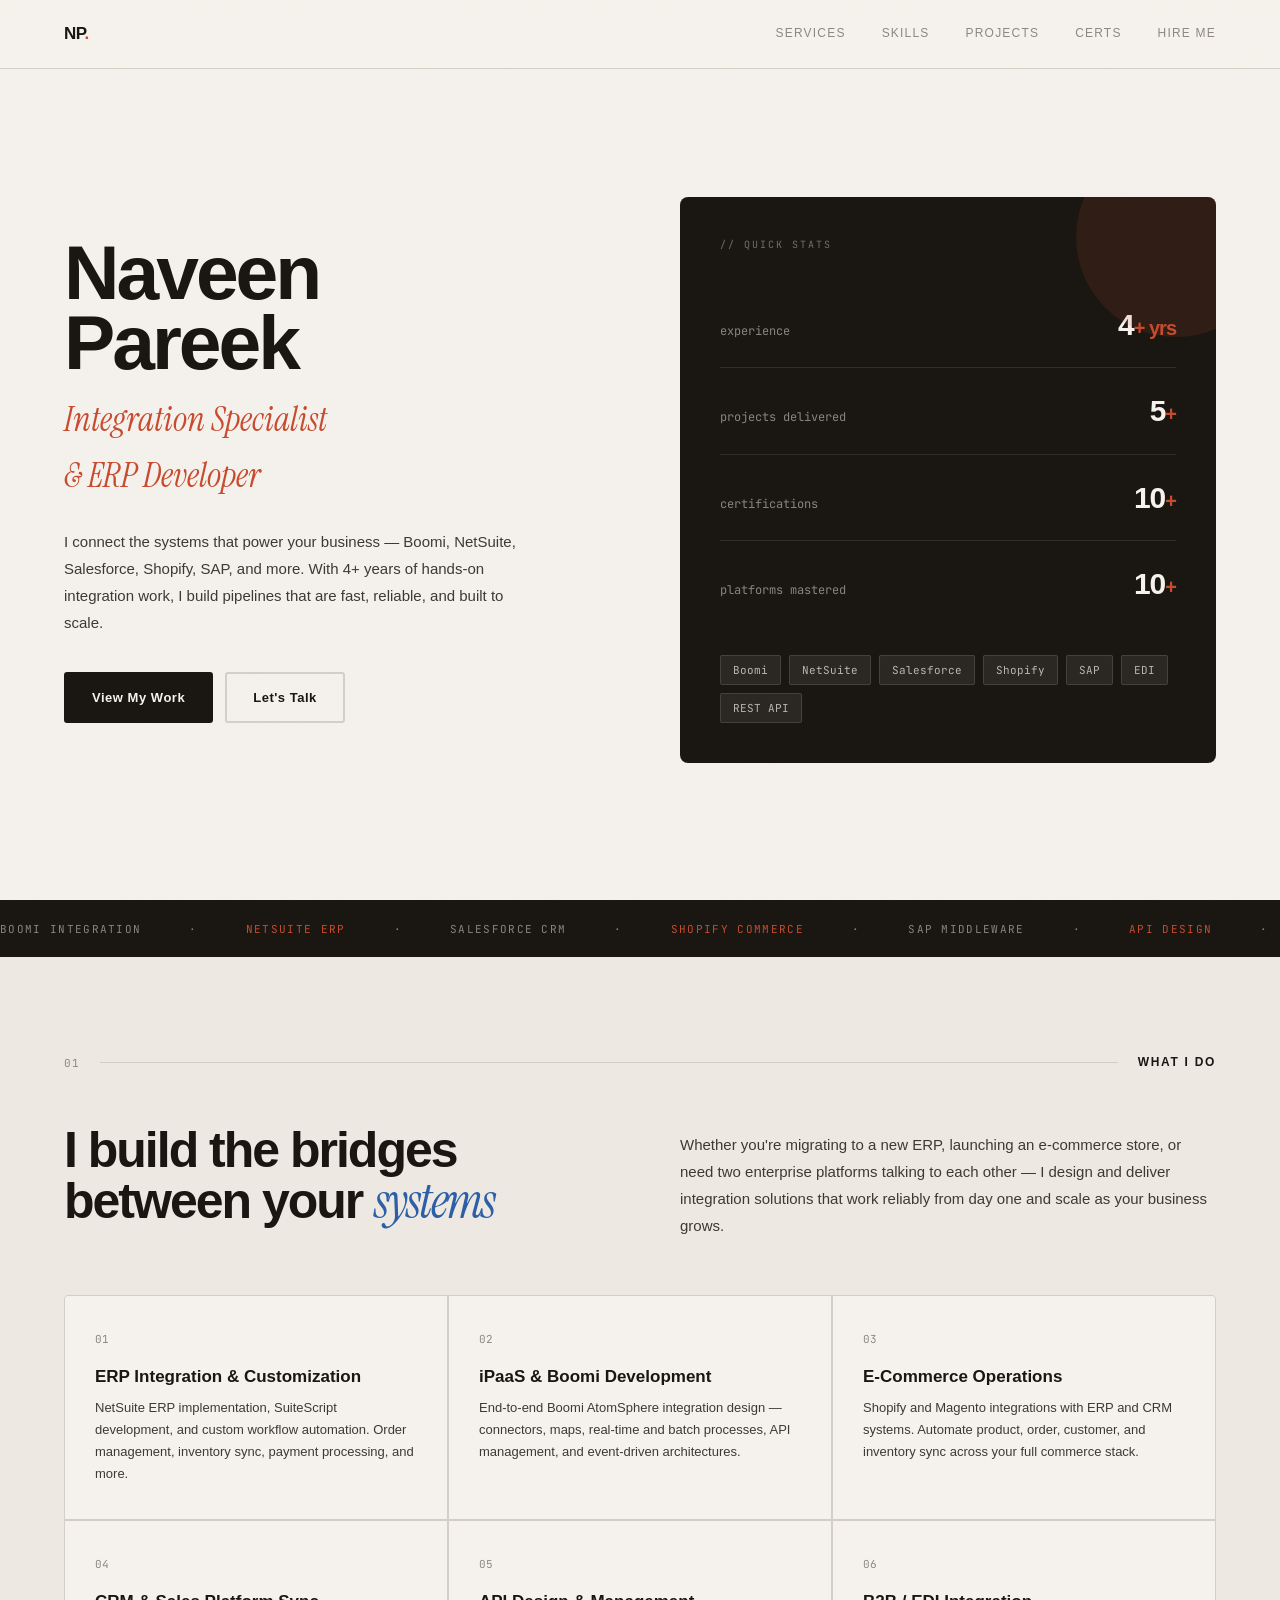
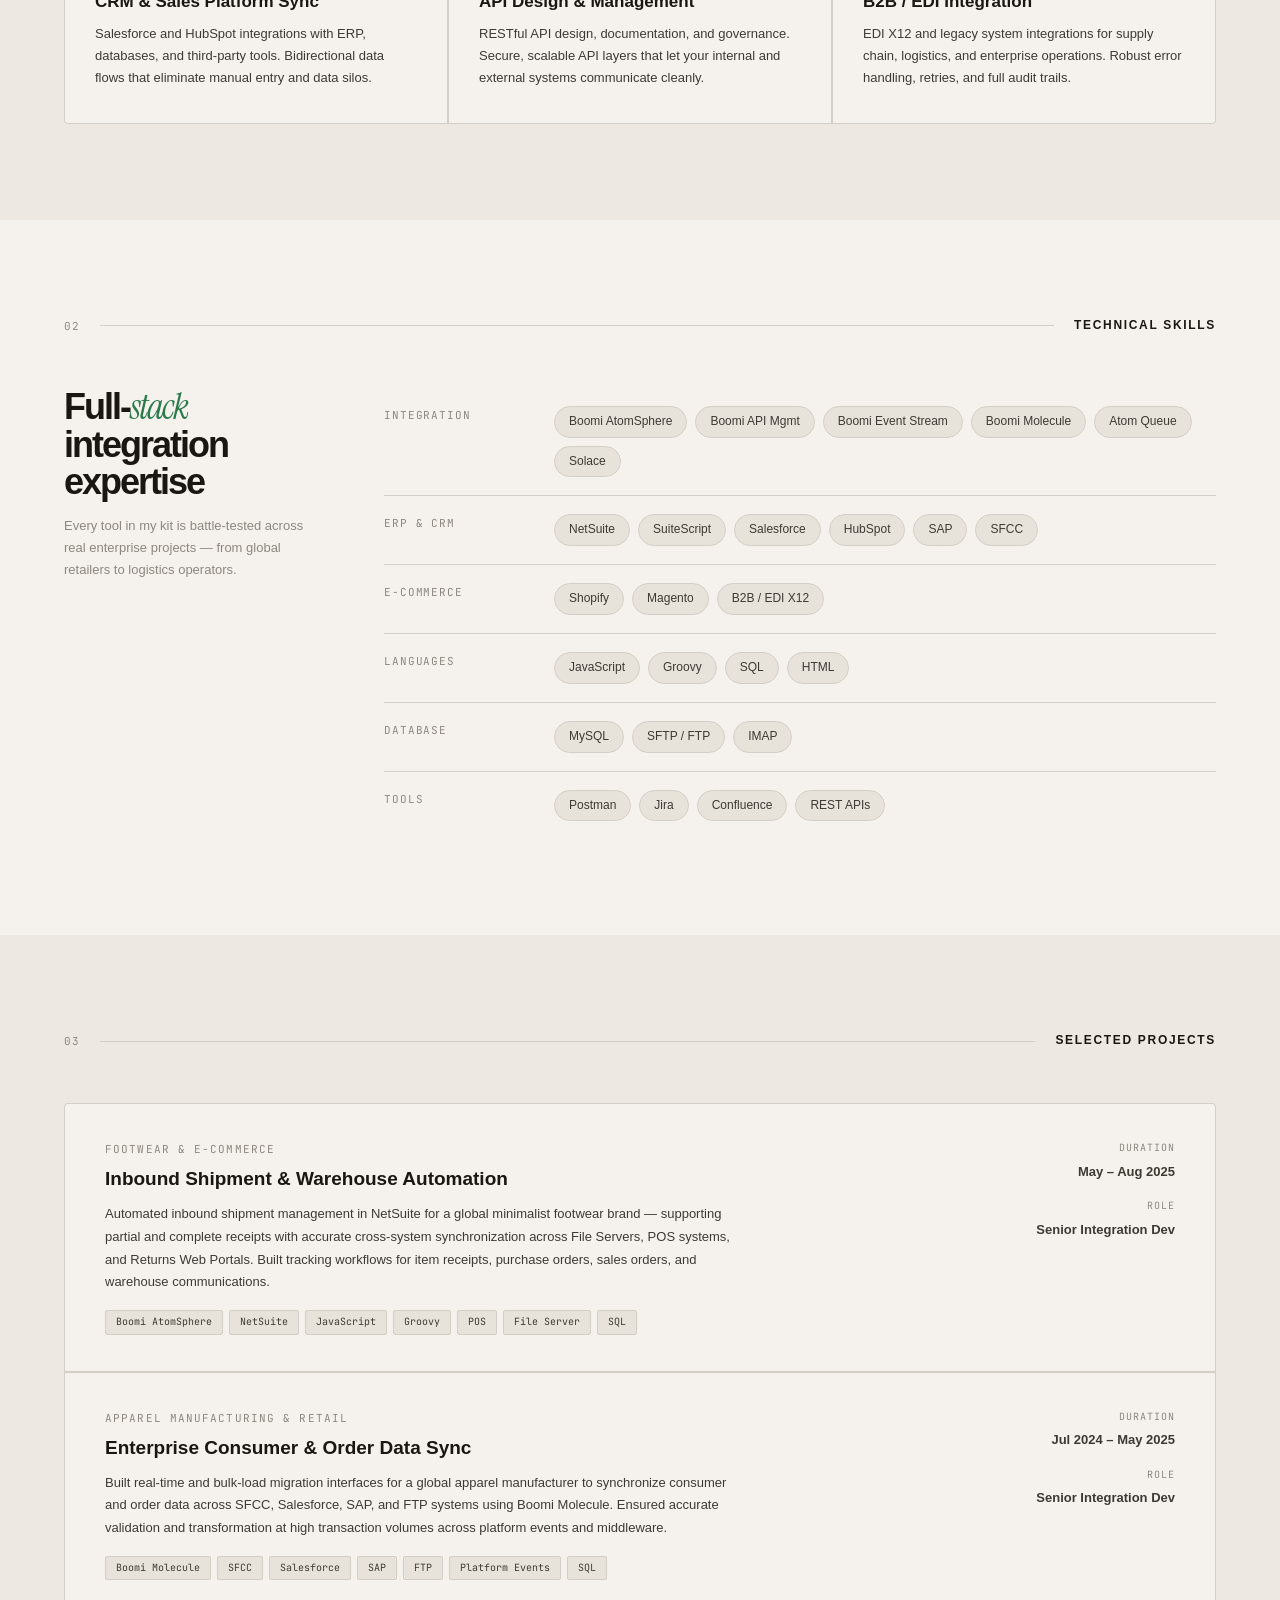
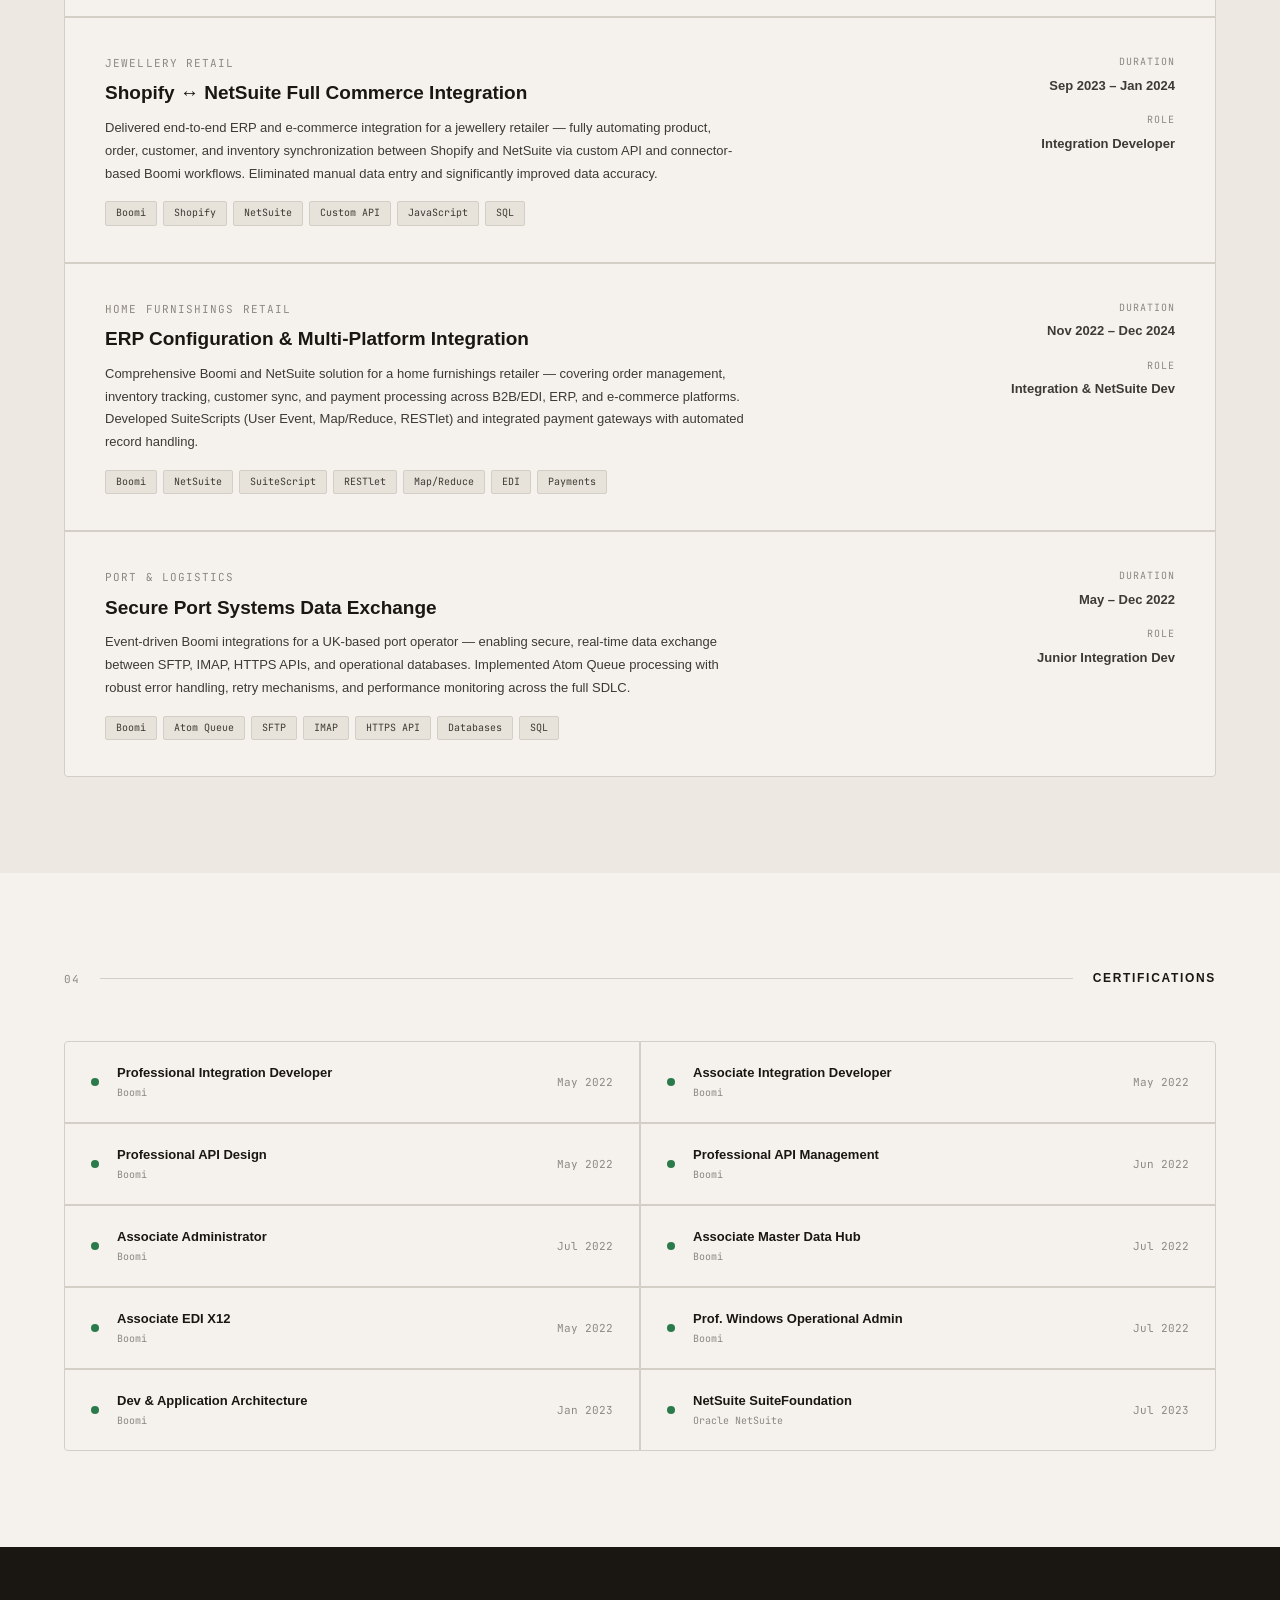
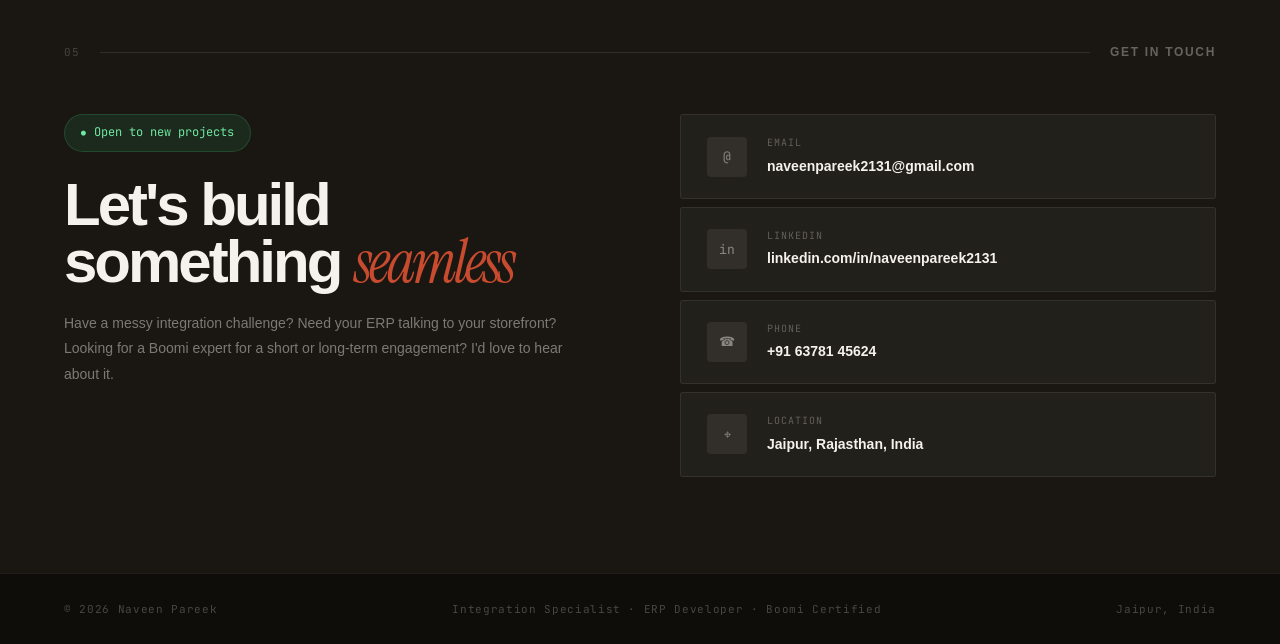
<file: index.html>
<!DOCTYPE html>
<html lang="en">
<head>
<meta charset="UTF-8"/>
<meta name="viewport" content="width=device-width, initial-scale=1.0"/>
<title>Naveen Pareek — Integration Specialist & ERP Developer</title>
<link href="https://fonts.googleapis.com/css2?family=Cabinet+Grotesk:wght@400;500;700;800;900&family=Instrument+Serif:ital@0;1&family=JetBrains+Mono:wght@300;400;500&display=swap" rel="stylesheet"/>
<link rel="stylesheet" href="style.css"/>
</head>
<body>


<nav>
  <div class="nav-logo">NP<span>.</span></div>
  <div class="nav-links">
    <a href="#services">Services</a>
    <a href="#skills">Skills</a>
    <a href="#projects">Projects</a>
    <a href="#certifications">Certs</a>
    <a href="#contact">Hire Me</a>
  </div>
</nav>

<!-- HERO -->
<section style="position:relative;z-index:1;">
  <div class="hero-wrap">
    <div>
      <h1 class="hero-name">Naveen<br/>Pareek</h1>
      <div class="hero-title">Integration Specialist<br/>& ERP Developer</div>
      <p class="hero-desc">I connect the systems that power your business — Boomi, NetSuite, Salesforce, Shopify, SAP, and more. With 4+ years of hands-on integration work, I build pipelines that are fast, reliable, and built to scale.</p>
      <div class="hero-cta">
        <a href="#projects" class="btn btn-primary">View My Work</a>
        <a href="#contact" class="btn btn-ghost">Let's Talk</a>
      </div>
    </div>
    <div class="hero-right">
      <div class="hero-panel">
        <div class="panel-label">// quick stats</div>
        <div class="stats-list">
          <div class="stat-row"><div class="stat-label-p">experience</div><div class="stat-val">4<span>+ yrs</span></div></div>
          <div class="stat-row"><div class="stat-label-p">projects delivered</div><div class="stat-val">5<span>+</span></div></div>
          <div class="stat-row"><div class="stat-label-p">certifications</div><div class="stat-val">10<span>+</span></div></div>
          <div class="stat-row"><div class="stat-label-p">platforms mastered</div><div class="stat-val">10<span>+</span></div></div>
        </div>
        <div class="panel-tags">
          <span class="panel-tag">Boomi</span><span class="panel-tag">NetSuite</span><span class="panel-tag">Salesforce</span><span class="panel-tag">Shopify</span><span class="panel-tag">SAP</span><span class="panel-tag">EDI</span><span class="panel-tag">REST API</span>
        </div>
      </div>
    </div>
  </div>
</section>

<!-- MARQUEE -->
<div class="marquee-strip">
  <div class="marquee-inner">
    <span>Boomi Integration</span> · <span class="hi">NetSuite ERP</span> · <span>Salesforce CRM</span> · <span class="hi">Shopify Commerce</span> · <span>SAP Middleware</span> · <span class="hi">API Design</span> · <span>EDI B2B</span> · <span class="hi">Real-Time Sync</span> · <span>Batch Processing</span> · <span class="hi">SuiteScript</span> · <span>Workflow Automation</span> · <span>Data Pipelines</span> ·
    <span>Boomi Integration</span> · <span class="hi">NetSuite ERP</span> · <span>Salesforce CRM</span> · <span class="hi">Shopify Commerce</span> · <span>SAP Middleware</span> · <span class="hi">API Design</span> · <span>EDI B2B</span> · <span class="hi">Real-Time Sync</span> · <span>Batch Processing</span> · <span class="hi">SuiteScript</span> · <span>Workflow Automation</span> · <span>Data Pipelines</span> ·
  </div>
</div>

<!-- SERVICES -->
<section id="services">
  <div class="section-wrap">
    <div class="section-header reveal">
      <span class="section-num">01</span>
      <div class="section-rule"></div>
      <span class="section-title">What I Do</span>
    </div>
    <div class="services-intro reveal">
      <h2 class="services-headline">I build the bridges between your <em>systems</em></h2>
      <p class="services-body">Whether you're migrating to a new ERP, launching an e-commerce store, or need two enterprise platforms talking to each other — I design and deliver integration solutions that work reliably from day one and scale as your business grows.</p>
    </div>
    <div class="services-grid reveal">
      <div class="service-item">
        <span class="service-num">01</span>
        <div class="service-title">ERP Integration & Customization</div>
        <div class="service-desc">NetSuite ERP implementation, SuiteScript development, and custom workflow automation. Order management, inventory sync, payment processing, and more.</div>
      </div>
      <div class="service-item">
        <span class="service-num">02</span>
        <div class="service-title">iPaaS & Boomi Development</div>
        <div class="service-desc">End-to-end Boomi AtomSphere integration design — connectors, maps, real-time and batch processes, API management, and event-driven architectures.</div>
      </div>
      <div class="service-item">
        <span class="service-num">03</span>
        <div class="service-title">E-Commerce Operations</div>
        <div class="service-desc">Shopify and Magento integrations with ERP and CRM systems. Automate product, order, customer, and inventory sync across your full commerce stack.</div>
      </div>
      <div class="service-item">
        <span class="service-num">04</span>
        <div class="service-title">CRM & Sales Platform Sync</div>
        <div class="service-desc">Salesforce and HubSpot integrations with ERP, databases, and third-party tools. Bidirectional data flows that eliminate manual entry and data silos.</div>
      </div>
      <div class="service-item">
        <span class="service-num">05</span>
        <div class="service-title">API Design & Management</div>
        <div class="service-desc">RESTful API design, documentation, and governance. Secure, scalable API layers that let your internal and external systems communicate cleanly.</div>
      </div>
      <div class="service-item">
        <span class="service-num">06</span>
        <div class="service-title">B2B / EDI Integration</div>
        <div class="service-desc">EDI X12 and legacy system integrations for supply chain, logistics, and enterprise operations. Robust error handling, retries, and full audit trails.</div>
      </div>
    </div>
  </div>
</section>

<!-- SKILLS -->
<section id="skills">
  <div class="section-wrap">
    <div class="section-header reveal">
      <span class="section-num">02</span>
      <div class="section-rule"></div>
      <span class="section-title">Technical Skills</span>
    </div>
    <div class="skills-layout">
      <div class="skills-sidebar reveal">
        <div class="skills-sidebar-title">Full-<em>stack</em><br/>integration expertise</div>
        <p>Every tool in my kit is battle-tested across real enterprise projects — from global retailers to logistics operators.</p>
      </div>
      <div class="reveal">
        <table class="skills-table">
          <tr><td class="skill-area">Integration</td><td><div class="skill-pills"><span class="pill">Boomi AtomSphere</span><span class="pill">Boomi API Mgmt</span><span class="pill">Boomi Event Stream</span><span class="pill">Boomi Molecule</span><span class="pill">Atom Queue</span><span class="pill">Solace</span></div></td></tr>
          <tr><td class="skill-area">ERP & CRM</td><td><div class="skill-pills"><span class="pill">NetSuite</span><span class="pill">SuiteScript</span><span class="pill">Salesforce</span><span class="pill">HubSpot</span><span class="pill">SAP</span><span class="pill">SFCC</span></div></td></tr>
          <tr><td class="skill-area">E-Commerce</td><td><div class="skill-pills"><span class="pill">Shopify</span><span class="pill">Magento</span><span class="pill">B2B / EDI X12</span></div></td></tr>
          <tr><td class="skill-area">Languages</td><td><div class="skill-pills"><span class="pill">JavaScript</span><span class="pill">Groovy</span><span class="pill">SQL</span><span class="pill">HTML</span></div></td></tr>
          <tr><td class="skill-area">Database</td><td><div class="skill-pills"><span class="pill">MySQL</span><span class="pill">SFTP / FTP</span><span class="pill">IMAP</span></div></td></tr>
          <tr><td class="skill-area">Tools</td><td><div class="skill-pills"><span class="pill">Postman</span><span class="pill">Jira</span><span class="pill">Confluence</span><span class="pill">REST APIs</span></div></td></tr>
        </table>
      </div>
    </div>
  </div>
</section>

<!-- PROJECTS -->
<section id="projects">
  <div class="section-wrap">
    <div class="section-header reveal">
      <span class="section-num">03</span>
      <div class="section-rule"></div>
      <span class="section-title">Selected Projects</span>
    </div>
    <div class="projects-list reveal">
      <div class="project-row">
        <div>
          <span class="project-sector">Footwear & E-Commerce</span>
          <div class="project-title">Inbound Shipment & Warehouse Automation</div>
          <div class="project-desc">Automated inbound shipment management in NetSuite for a global minimalist footwear brand — supporting partial and complete receipts with accurate cross-system synchronization across File Servers, POS systems, and Returns Web Portals. Built tracking workflows for item receipts, purchase orders, sales orders, and warehouse communications.</div>
          <div class="proj-pills"><span class="proj-pill">Boomi AtomSphere</span><span class="proj-pill">NetSuite</span><span class="proj-pill">JavaScript</span><span class="proj-pill">Groovy</span><span class="proj-pill">POS</span><span class="proj-pill">File Server</span><span class="proj-pill">SQL</span></div>
        </div>
        <div class="project-meta">
          <div class="project-meta-label">Duration</div><div class="project-meta-val">May – Aug 2025</div>
          <div class="project-meta-label" style="margin-top:16px">Role</div><div class="project-meta-val">Senior Integration Dev</div>
        </div>
      </div>
      <div class="project-row">
        <div>
          <span class="project-sector">Apparel Manufacturing & Retail</span>
          <div class="project-title">Enterprise Consumer & Order Data Sync</div>
          <div class="project-desc">Built real-time and bulk-load migration interfaces for a global apparel manufacturer to synchronize consumer and order data across SFCC, Salesforce, SAP, and FTP systems using Boomi Molecule. Ensured accurate validation and transformation at high transaction volumes across platform events and middleware.</div>
          <div class="proj-pills"><span class="proj-pill">Boomi Molecule</span><span class="proj-pill">SFCC</span><span class="proj-pill">Salesforce</span><span class="proj-pill">SAP</span><span class="proj-pill">FTP</span><span class="proj-pill">Platform Events</span><span class="proj-pill">SQL</span></div>
        </div>
        <div class="project-meta">
          <div class="project-meta-label">Duration</div><div class="project-meta-val">Jul 2024 – May 2025</div>
          <div class="project-meta-label" style="margin-top:16px">Role</div><div class="project-meta-val">Senior Integration Dev</div>
        </div>
      </div>
      <div class="project-row">
        <div>
          <span class="project-sector">Jewellery Retail</span>
          <div class="project-title">Shopify ↔ NetSuite Full Commerce Integration</div>
          <div class="project-desc">Delivered end-to-end ERP and e-commerce integration for a jewellery retailer — fully automating product, order, customer, and inventory synchronization between Shopify and NetSuite via custom API and connector-based Boomi workflows. Eliminated manual data entry and significantly improved data accuracy.</div>
          <div class="proj-pills"><span class="proj-pill">Boomi</span><span class="proj-pill">Shopify</span><span class="proj-pill">NetSuite</span><span class="proj-pill">Custom API</span><span class="proj-pill">JavaScript</span><span class="proj-pill">SQL</span></div>
        </div>
        <div class="project-meta">
          <div class="project-meta-label">Duration</div><div class="project-meta-val">Sep 2023 – Jan 2024</div>
          <div class="project-meta-label" style="margin-top:16px">Role</div><div class="project-meta-val">Integration Developer</div>
        </div>
      </div>
      <div class="project-row">
        <div>
          <span class="project-sector">Home Furnishings Retail</span>
          <div class="project-title">ERP Configuration & Multi-Platform Integration</div>
          <div class="project-desc">Comprehensive Boomi and NetSuite solution for a home furnishings retailer — covering order management, inventory tracking, customer sync, and payment processing across B2B/EDI, ERP, and e-commerce platforms. Developed SuiteScripts (User Event, Map/Reduce, RESTlet) and integrated payment gateways with automated record handling.</div>
          <div class="proj-pills"><span class="proj-pill">Boomi</span><span class="proj-pill">NetSuite</span><span class="proj-pill">SuiteScript</span><span class="proj-pill">RESTlet</span><span class="proj-pill">Map/Reduce</span><span class="proj-pill">EDI</span><span class="proj-pill">Payments</span></div>
        </div>
        <div class="project-meta">
          <div class="project-meta-label">Duration</div><div class="project-meta-val">Nov 2022 – Dec 2024</div>
          <div class="project-meta-label" style="margin-top:16px">Role</div><div class="project-meta-val">Integration & NetSuite Dev</div>
        </div>
      </div>
      <div class="project-row">
        <div>
          <span class="project-sector">Port & Logistics</span>
          <div class="project-title">Secure Port Systems Data Exchange</div>
          <div class="project-desc">Event-driven Boomi integrations for a UK-based port operator — enabling secure, real-time data exchange between SFTP, IMAP, HTTPS APIs, and operational databases. Implemented Atom Queue processing with robust error handling, retry mechanisms, and performance monitoring across the full SDLC.</div>
          <div class="proj-pills"><span class="proj-pill">Boomi</span><span class="proj-pill">Atom Queue</span><span class="proj-pill">SFTP</span><span class="proj-pill">IMAP</span><span class="proj-pill">HTTPS API</span><span class="proj-pill">Databases</span><span class="proj-pill">SQL</span></div>
        </div>
        <div class="project-meta">
          <div class="project-meta-label">Duration</div><div class="project-meta-val">May – Dec 2022</div>
          <div class="project-meta-label" style="margin-top:16px">Role</div><div class="project-meta-val">Junior Integration Dev</div>
        </div>
      </div>
    </div>
  </div>
</section>

<!-- CERTIFICATIONS -->
<section id="certifications">
  <div class="section-wrap">
    <div class="section-header reveal">
      <span class="section-num">04</span>
      <div class="section-rule"></div>
      <span class="section-title">Certifications</span>
    </div>
    <div class="cert-layout reveal">
      <div class="cert-row"><div class="cert-dot"></div><div class="cert-body"><div class="cert-name">Professional Integration Developer</div><div class="cert-issuer">Boomi</div></div><div class="cert-year">May 2022</div></div>
      <div class="cert-row"><div class="cert-dot"></div><div class="cert-body"><div class="cert-name">Associate Integration Developer</div><div class="cert-issuer">Boomi</div></div><div class="cert-year">May 2022</div></div>
      <div class="cert-row"><div class="cert-dot"></div><div class="cert-body"><div class="cert-name">Professional API Design</div><div class="cert-issuer">Boomi</div></div><div class="cert-year">May 2022</div></div>
      <div class="cert-row"><div class="cert-dot"></div><div class="cert-body"><div class="cert-name">Professional API Management</div><div class="cert-issuer">Boomi</div></div><div class="cert-year">Jun 2022</div></div>
      <div class="cert-row"><div class="cert-dot"></div><div class="cert-body"><div class="cert-name">Associate Administrator</div><div class="cert-issuer">Boomi</div></div><div class="cert-year">Jul 2022</div></div>
      <div class="cert-row"><div class="cert-dot"></div><div class="cert-body"><div class="cert-name">Associate Master Data Hub</div><div class="cert-issuer">Boomi</div></div><div class="cert-year">Jul 2022</div></div>
      <div class="cert-row"><div class="cert-dot"></div><div class="cert-body"><div class="cert-name">Associate EDI X12</div><div class="cert-issuer">Boomi</div></div><div class="cert-year">May 2022</div></div>
      <div class="cert-row"><div class="cert-dot"></div><div class="cert-body"><div class="cert-name">Prof. Windows Operational Admin</div><div class="cert-issuer">Boomi</div></div><div class="cert-year">Jul 2022</div></div>
      <div class="cert-row"><div class="cert-dot"></div><div class="cert-body"><div class="cert-name">Dev & Application Architecture</div><div class="cert-issuer">Boomi</div></div><div class="cert-year">Jan 2023</div></div>
      <div class="cert-row"><div class="cert-dot"></div><div class="cert-body"><div class="cert-name">NetSuite SuiteFoundation</div><div class="cert-issuer">Oracle NetSuite</div></div><div class="cert-year">Jul 2023</div></div>
    </div>
  </div>
</section>

<!-- CONTACT -->
<section id="contact">
  <div class="section-wrap">
    <div class="section-header reveal">
      <span class="section-num">05</span>
      <div class="section-rule"></div>
      <span class="section-title">Get in Touch</span>
    </div>
    <div class="contact-layout">
      <div class="reveal">
        <div class="availability-badge">Open to new projects</div>
        <h2 class="contact-headline">Let's build something <em>seamless</em></h2>
        <p class="contact-subtext">Have a messy integration challenge? Need your ERP talking to your storefront? Looking for a Boomi expert for a short or long-term engagement? I'd love to hear about it.</p>
      </div>
      <div class="contact-links reveal">
        <a href="mailto:naveen2pareek@gmail.com" class="contact-link">
          <div class="contact-icon">@</div>
          <div><div class="contact-lbl">Email</div><div class="contact-val">naveenpareek2131@gmail.com</div></div>
        </a>
        <a href="https://linkedin.com/in/naveenpareek2131" target="_blank" class="contact-link">
          <div class="contact-icon">in</div>
          <div><div class="contact-lbl">LinkedIn</div><div class="contact-val">linkedin.com/in/naveenpareek2131</div></div>
        </a>
        <a href="tel:+916378145624" class="contact-link">
          <div class="contact-icon">☎</div>
          <div><div class="contact-lbl">Phone</div><div class="contact-val">+91 63781 45624</div></div>
        </a>
        <div class="contact-link" style="cursor:default">
          <div class="contact-icon">⌖</div>
          <div><div class="contact-lbl">Location</div><div class="contact-val">Jaipur, Rajasthan, India</div></div>
        </div>
      </div>
    </div>
  </div>
</section>

<footer>
  <span>© 2026 Naveen Pareek</span>
  <span>Integration Specialist · ERP Developer · Boomi Certified</span>
  <span>Jaipur, India</span>
</footer>

<script>
  const obs = new IntersectionObserver(entries => {
    entries.forEach(e => { if (e.isIntersecting) e.target.classList.add('visible'); });
  }, { threshold: 0.08 });
  document.querySelectorAll('.reveal').forEach(el => obs.observe(el));
</script>

<script src="script.js"></script>
</body>
</html>
</file>
<file: style.css>
:root {
    --bg: #f5f2ed;
    --surface: #ede9e2;
    --surface2: #e4dfd6;
    --border: #d4cfc6;
    --ink: #1a1712;
    --ink2: #3d3a34;
    --muted: #8c8880;
    --accent: #c84b2f;
    --accent2: #2d5fa6;
    --accent3: #2a7a4b;
    --tag-bg: #e8e3da;
  }
  *, *::before, *::after { box-sizing: border-box; margin: 0; padding: 0; }
  html { scroll-behavior: smooth; }
  body {
    background: var(--bg);
    color: var(--ink);
    font-family: 'Cabinet Grotesk', sans-serif;
    font-size: 15px;
    line-height: 1.65;
    overflow-x: hidden;
  }
  body::before {
    content: '';
    position: fixed; inset: 0;
    background-image: url("data:image/svg+xml,%3Csvg xmlns='http://www.w3.org/2000/svg' width='300' height='300'%3E%3Cfilter id='n'%3E%3CfeTurbulence type='fractalNoise' baseFrequency='0.75' numOctaves='4' stitchTiles='stitch'/%3E%3C/filter%3E%3Crect width='300' height='300' filter='url(%23n)' opacity='0.04'/%3E%3C/svg%3E");
    pointer-events: none; z-index: 0;
  }

  /* NAV */
  nav {
    position: fixed; top: 0; left: 0; right: 0; z-index: 100;
    display: flex; justify-content: space-between; align-items: center;
    padding: 20px 64px;
    background: rgba(245,242,237,0.9);
    backdrop-filter: blur(16px);
    border-bottom: 1px solid var(--border);
  }
  .nav-logo { font-weight: 900; font-size: 17px; letter-spacing: -0.5px; color: var(--ink); }
  .nav-logo span { color: var(--accent); }
  .nav-links { display: flex; gap: 36px; }
  .nav-links a { color: var(--muted); text-decoration: none; font-size: 12px; letter-spacing: 0.1em; text-transform: uppercase; font-weight: 500; transition: color 0.2s; }
  .nav-links a:hover { color: var(--accent); }

  /* HERO */
  .hero-wrap {
    max-width: 1280px; margin: 0 auto;
    display: grid; grid-template-columns: 1fr 1fr;
    align-items: center;
    padding: 140px 64px 80px; gap: 80px;
    position: relative; z-index: 1;
    min-height: 100vh;
  }
  .hero-badge {
    display: inline-flex; align-items: center; gap: 8px;
    background: var(--ink); color: var(--bg);
    font-size: 11px; letter-spacing: 0.15em; text-transform: uppercase;
    padding: 6px 14px; border-radius: 2px;
    width: fit-content; margin-bottom: 28px;
    font-family: 'JetBrains Mono', monospace;
    opacity: 0; animation: fadeUp 0.7s 0.2s forwards;
  }
  .hero-badge::before { content: '●'; color: var(--accent3); font-size: 8px; }
  .hero-name {
    font-weight: 900;
    font-size: clamp(52px, 6vw, 80px);
    line-height: 0.92; letter-spacing: -3px;
    color: var(--ink);
    opacity: 0; animation: fadeUp 0.7s 0.35s forwards;
  }
  .hero-title {
    font-family: 'Instrument Serif', serif;
    font-style: italic;
    font-size: clamp(22px, 3vw, 34px);
    color: var(--accent); margin-top: 14px;
    opacity: 0; animation: fadeUp 0.7s 0.5s forwards;
  }
  .hero-desc {
    color: var(--ink2); font-size: 15px; line-height: 1.8;
    margin-top: 24px; max-width: 480px;
    opacity: 0; animation: fadeUp 0.7s 0.65s forwards;
  }
  .hero-cta {
    display: flex; gap: 12px; margin-top: 36px; flex-wrap: wrap;
    opacity: 0; animation: fadeUp 0.7s 0.8s forwards;
  }
  .btn {
    display: inline-flex; align-items: center; gap: 8px;
    padding: 13px 26px; border-radius: 3px;
    font-size: 13px; font-weight: 700;
    cursor: pointer; text-decoration: none;
    transition: all 0.2s; letter-spacing: 0.04em;
  }
  .btn-primary { background: var(--ink); color: var(--bg); border: 2px solid var(--ink); }
  .btn-primary:hover { background: var(--accent); border-color: var(--accent); transform: translateY(-2px); }
  .btn-ghost { background: transparent; color: var(--ink); border: 2px solid var(--border); }
  .btn-ghost:hover { border-color: var(--ink); transform: translateY(-2px); }

  .hero-right { opacity: 0; animation: fadeUp 0.7s 0.9s forwards; }
  .hero-panel {
    background: var(--ink); border-radius: 8px;
    padding: 40px; color: var(--bg);
    position: relative; overflow: hidden;
  }
  .hero-panel::before {
    content: ''; position: absolute; top: -60px; right: -60px;
    width: 200px; height: 200px; border-radius: 50%;
    background: var(--accent); opacity: 0.12;
  }
  .panel-label {
    font-size: 10px; letter-spacing: 0.2em; text-transform: uppercase;
    color: rgba(245,242,237,0.4);
    font-family: 'JetBrains Mono', monospace; margin-bottom: 28px;
  }
  .stats-list { display: flex; flex-direction: column; gap: 0; }
  .stat-row {
    display: flex; justify-content: space-between; align-items: baseline;
    padding: 18px 0; border-bottom: 1px solid rgba(245,242,237,0.1);
  }
  .stat-row:last-child { border-bottom: none; }
  .stat-label-p { font-size: 12px; color: rgba(245,242,237,0.5); font-family: 'JetBrains Mono', monospace; }
  .stat-val { font-weight: 900; font-size: 30px; letter-spacing: -1px; color: var(--bg); }
  .stat-val span { color: var(--accent); font-size: 20px; }
  .panel-tags { display: flex; flex-wrap: wrap; gap: 8px; margin-top: 28px; }
  .panel-tag {
    background: rgba(245,242,237,0.08); border: 1px solid rgba(245,242,237,0.12);
    color: rgba(245,242,237,0.7); font-size: 11px; padding: 5px 12px; border-radius: 2px;
    font-family: 'JetBrains Mono', monospace;
  }

  /* MARQUEE */
  .marquee-strip {
    background: var(--ink); padding: 14px 0;
    overflow: hidden; white-space: nowrap;
    position: relative; z-index: 1;
    border-top: 2px solid var(--ink); border-bottom: 2px solid var(--ink);
  }
  .marquee-inner {
    display: inline-flex; gap: 48px;
    animation: marquee 24s linear infinite;
    font-size: 11px; letter-spacing: 0.12em; text-transform: uppercase;
    font-family: 'JetBrains Mono', monospace; color: rgba(245,242,237,0.5);
  }
  .marquee-inner .hi { color: var(--accent); }
  @keyframes marquee { from { transform: translateX(0); } to { transform: translateX(-50%); } }

  /* SECTIONS */
  section { position: relative; z-index: 1; }
  .section-wrap { max-width: 1280px; margin: 0 auto; padding: 96px 64px; }
  .section-header {
    display: grid; grid-template-columns: auto 1fr auto;
    align-items: center; gap: 20px; margin-bottom: 52px;
  }
  .section-num { font-family: 'JetBrains Mono', monospace; font-size: 11px; color: var(--muted); letter-spacing: 0.1em; }
  .section-rule { height: 1px; background: var(--border); }
  .section-title { font-weight: 900; font-size: 12px; letter-spacing: 0.14em; text-transform: uppercase; color: var(--ink); }

  /* SERVICES */
  #services { background: var(--surface); }
  .services-intro { display: grid; grid-template-columns: 1fr 1fr; gap: 80px; align-items: start; margin-bottom: 56px; }
  .services-headline { font-weight: 900; font-size: clamp(34px, 4vw, 50px); line-height: 1.02; letter-spacing: -2px; color: var(--ink); }
  .services-headline em { font-family: 'Instrument Serif', serif; font-style: italic; font-weight: 400; color: var(--accent2); }
  .services-body { color: var(--ink2); font-size: 15px; line-height: 1.8; padding-top: 6px; }
  .services-grid {
    display: grid; grid-template-columns: repeat(3, 1fr);
    gap: 2px; background: var(--border);
    border: 1px solid var(--border); border-radius: 4px; overflow: hidden;
  }
  .service-item { background: var(--bg); padding: 34px 30px; transition: background 0.22s; }
  .service-item:hover { background: var(--ink); }
  .service-item:hover .service-num,
  .service-item:hover .service-title,
  .service-item:hover .service-desc { color: rgba(245,242,237,0.85); }
  .service-item:hover .service-num { color: var(--accent); }
  .service-num { font-family: 'JetBrains Mono', monospace; font-size: 11px; color: var(--muted); margin-bottom: 18px; display: block; transition: color 0.22s; }
  .service-title { font-weight: 800; font-size: 17px; color: var(--ink); margin-bottom: 10px; line-height: 1.25; transition: color 0.22s; }
  .service-desc { font-size: 13px; color: var(--ink2); line-height: 1.7; transition: color 0.22s; }

  /* SKILLS */
  .skills-layout { display: grid; grid-template-columns: 260px 1fr; gap: 60px; align-items: start; }
  .skills-sidebar { position: sticky; top: 100px; }
  .skills-sidebar-title { font-weight: 900; font-size: 36px; letter-spacing: -2px; line-height: 1.05; color: var(--ink); }
  .skills-sidebar-title em { font-family: 'Instrument Serif', serif; font-style: italic; font-weight: 400; color: var(--accent3); }
  .skills-sidebar p { color: var(--muted); font-size: 13px; line-height: 1.7; margin-top: 14px; }
  .skills-table { width: 100%; border-collapse: collapse; }
  .skills-table tr { border-bottom: 1px solid var(--border); }
  .skills-table tr:last-child { border-bottom: none; }
  .skills-table td { padding: 18px 0; vertical-align: top; }
  .skill-area { font-family: 'JetBrains Mono', monospace; font-size: 11px; color: var(--muted); letter-spacing: 0.08em; text-transform: uppercase; width: 170px; padding-right: 20px; padding-top: 4px; }
  .skill-pills { display: flex; flex-wrap: wrap; gap: 8px; }
  .pill { background: var(--tag-bg); border: 1px solid var(--border); color: var(--ink2); font-size: 12px; padding: 5px 14px; border-radius: 100px; transition: all 0.18s; cursor: default; font-weight: 500; }
  .pill:hover { background: var(--ink); color: var(--bg); border-color: var(--ink); }

  /* PROJECTS */
  #projects { background: var(--surface); }
  .projects-list { display: flex; flex-direction: column; gap: 2px; background: var(--border); border: 1px solid var(--border); border-radius: 4px; overflow: hidden; }
  .project-row {
    background: var(--bg); padding: 36px 40px;
    display: grid; grid-template-columns: 1fr auto;
    gap: 40px; align-items: start; transition: background 0.22s; cursor: default;
  }
  .project-row:hover { background: var(--ink); }
  .project-row:hover .project-sector { color: var(--accent); }
  .project-row:hover .project-title,
  .project-row:hover .project-desc,
  .project-row:hover .project-meta-label { color: rgba(245,242,237,0.85); }
  .project-row:hover .proj-pill { background: rgba(245,242,237,0.08); border-color: rgba(245,242,237,0.15); color: rgba(245,242,237,0.65); }
  .project-row:hover .project-meta-val { color: rgba(245,242,237,0.45); }
  .project-sector { font-family: 'JetBrains Mono', monospace; font-size: 11px; color: var(--muted); letter-spacing: 0.1em; text-transform: uppercase; margin-bottom: 10px; display: block; transition: color 0.22s; }
  .project-title { font-weight: 800; font-size: 19px; color: var(--ink); margin-bottom: 12px; line-height: 1.2; transition: color 0.22s; }
  .project-desc { font-size: 13px; color: var(--ink2); line-height: 1.75; max-width: 640px; transition: color 0.22s; }
  .proj-pills { display: flex; flex-wrap: wrap; gap: 6px; margin-top: 16px; }
  .proj-pill { background: var(--tag-bg); border: 1px solid var(--border); color: var(--ink2); font-size: 10px; padding: 3px 10px; border-radius: 2px; font-family: 'JetBrains Mono', monospace; transition: all 0.22s; }
  .project-meta { text-align: right; flex-shrink: 0; }
  .project-meta-label { font-family: 'JetBrains Mono', monospace; font-size: 10px; color: var(--muted); letter-spacing: 0.1em; text-transform: uppercase; transition: color 0.22s; }
  .project-meta-val { font-weight: 700; font-size: 13px; color: var(--ink2); margin-top: 4px; white-space: nowrap; transition: color 0.22s; }

  /* CERTIFICATIONS */
  .cert-layout { display: grid; grid-template-columns: repeat(2, 1fr); gap: 2px; background: var(--border); border: 1px solid var(--border); border-radius: 4px; overflow: hidden; }
  .cert-row { background: var(--bg); display: flex; align-items: center; gap: 18px; padding: 20px 26px; transition: background 0.2s; }
  .cert-row:hover { background: var(--surface2); }
  .cert-dot { width: 8px; height: 8px; border-radius: 50%; background: var(--accent3); flex-shrink: 0; }
  .cert-body { flex: 1; }
  .cert-name { font-weight: 700; font-size: 13px; color: var(--ink); }
  .cert-issuer { font-family: 'JetBrains Mono', monospace; font-size: 10px; color: var(--muted); margin-top: 2px; }
  .cert-year { font-family: 'JetBrains Mono', monospace; font-size: 11px; color: var(--muted); flex-shrink: 0; }

  /* CONTACT */
  #contact { background: var(--ink); color: var(--bg); }
  #contact .section-title { color: rgba(245,242,237,0.35); }
  #contact .section-num { color: rgba(245,242,237,0.2); }
  #contact .section-rule { background: rgba(245,242,237,0.1); }
  .contact-layout { display: grid; grid-template-columns: 1fr 1fr; gap: 80px; align-items: start; }
  .availability-badge {
    display: inline-flex; align-items: center; gap: 8px;
    background: rgba(42,122,75,0.2); border: 1px solid rgba(42,122,75,0.4);
    color: #6ee7a0; font-size: 12px; padding: 8px 16px; border-radius: 100px;
    font-family: 'JetBrains Mono', monospace; margin-bottom: 24px;
  }
  .availability-badge::before { content: '●'; font-size: 8px; animation: blink 2s infinite; }
  @keyframes blink { 0%,100%{opacity:1} 50%{opacity:0.3} }
  .contact-headline { font-weight: 900; font-size: clamp(38px, 5vw, 60px); letter-spacing: -3px; line-height: 0.95; color: var(--bg); margin-bottom: 20px; }
  .contact-headline em { font-family: 'Instrument Serif', serif; font-style: italic; font-weight: 400; color: var(--accent); }
  .contact-subtext { color: rgba(245,242,237,0.45); font-size: 14px; line-height: 1.8; }
  .contact-links { display: flex; flex-direction: column; gap: 8px; }
  .contact-link { display: flex; align-items: center; gap: 20px; padding: 20px 26px; background: rgba(245,242,237,0.04); border: 1px solid rgba(245,242,237,0.08); border-radius: 3px; text-decoration: none; color: var(--bg); transition: all 0.2s; }
  .contact-link:hover { background: rgba(245,242,237,0.08); border-color: rgba(245,242,237,0.18); transform: translateX(4px); }
  .contact-icon { width: 40px; height: 40px; border-radius: 4px; background: rgba(245,242,237,0.07); display: flex; align-items: center; justify-content: center; flex-shrink: 0; font-family: 'JetBrains Mono', monospace; font-size: 13px; color: rgba(245,242,237,0.45); }
  .contact-lbl { font-size: 10px; color: rgba(245,242,237,0.3); text-transform: uppercase; letter-spacing: 0.1em; font-family: 'JetBrains Mono', monospace; }
  .contact-val { font-size: 14px; font-weight: 600; color: var(--bg); margin-top: 3px; }

  /* FOOTER */
  footer { background: #0f0d0a; border-top: 1px solid rgba(245,242,237,0.07); padding: 26px 64px; display: flex; justify-content: space-between; align-items: center; color: rgba(245,242,237,0.25); font-size: 11px; font-family: 'JetBrains Mono', monospace; letter-spacing: 0.06em; position: relative; z-index: 1; flex-wrap: wrap; gap: 10px; }

  /* ANIMATIONS */
  @keyframes fadeUp { from { opacity: 0; transform: translateY(20px); } to { opacity: 1; transform: translateY(0); } }
  .reveal { opacity: 0; transform: translateY(22px); transition: opacity 0.6s ease, transform 0.6s ease; }
  .reveal.visible { opacity: 1; transform: none; }

  /* RESPONSIVE */
  @media (max-width: 900px) {
    nav { padding: 16px 24px; }
    .nav-links { display: none; }
    .hero-wrap { grid-template-columns: 1fr; padding: 120px 24px 60px; gap: 48px; }
    .hero-right { display: none; }
    .section-wrap { padding: 72px 24px; }
    .services-intro { grid-template-columns: 1fr; gap: 24px; }
    .services-grid { grid-template-columns: 1fr; }
    .skills-layout { grid-template-columns: 1fr; }
    .skills-sidebar { position: static; }
    .project-row { grid-template-columns: 1fr; }
    .project-meta { text-align: left; }
    .cert-layout { grid-template-columns: 1fr; }
    .contact-layout { grid-template-columns: 1fr; gap: 48px; }
    footer { padding: 24px; }
  }
</file>
